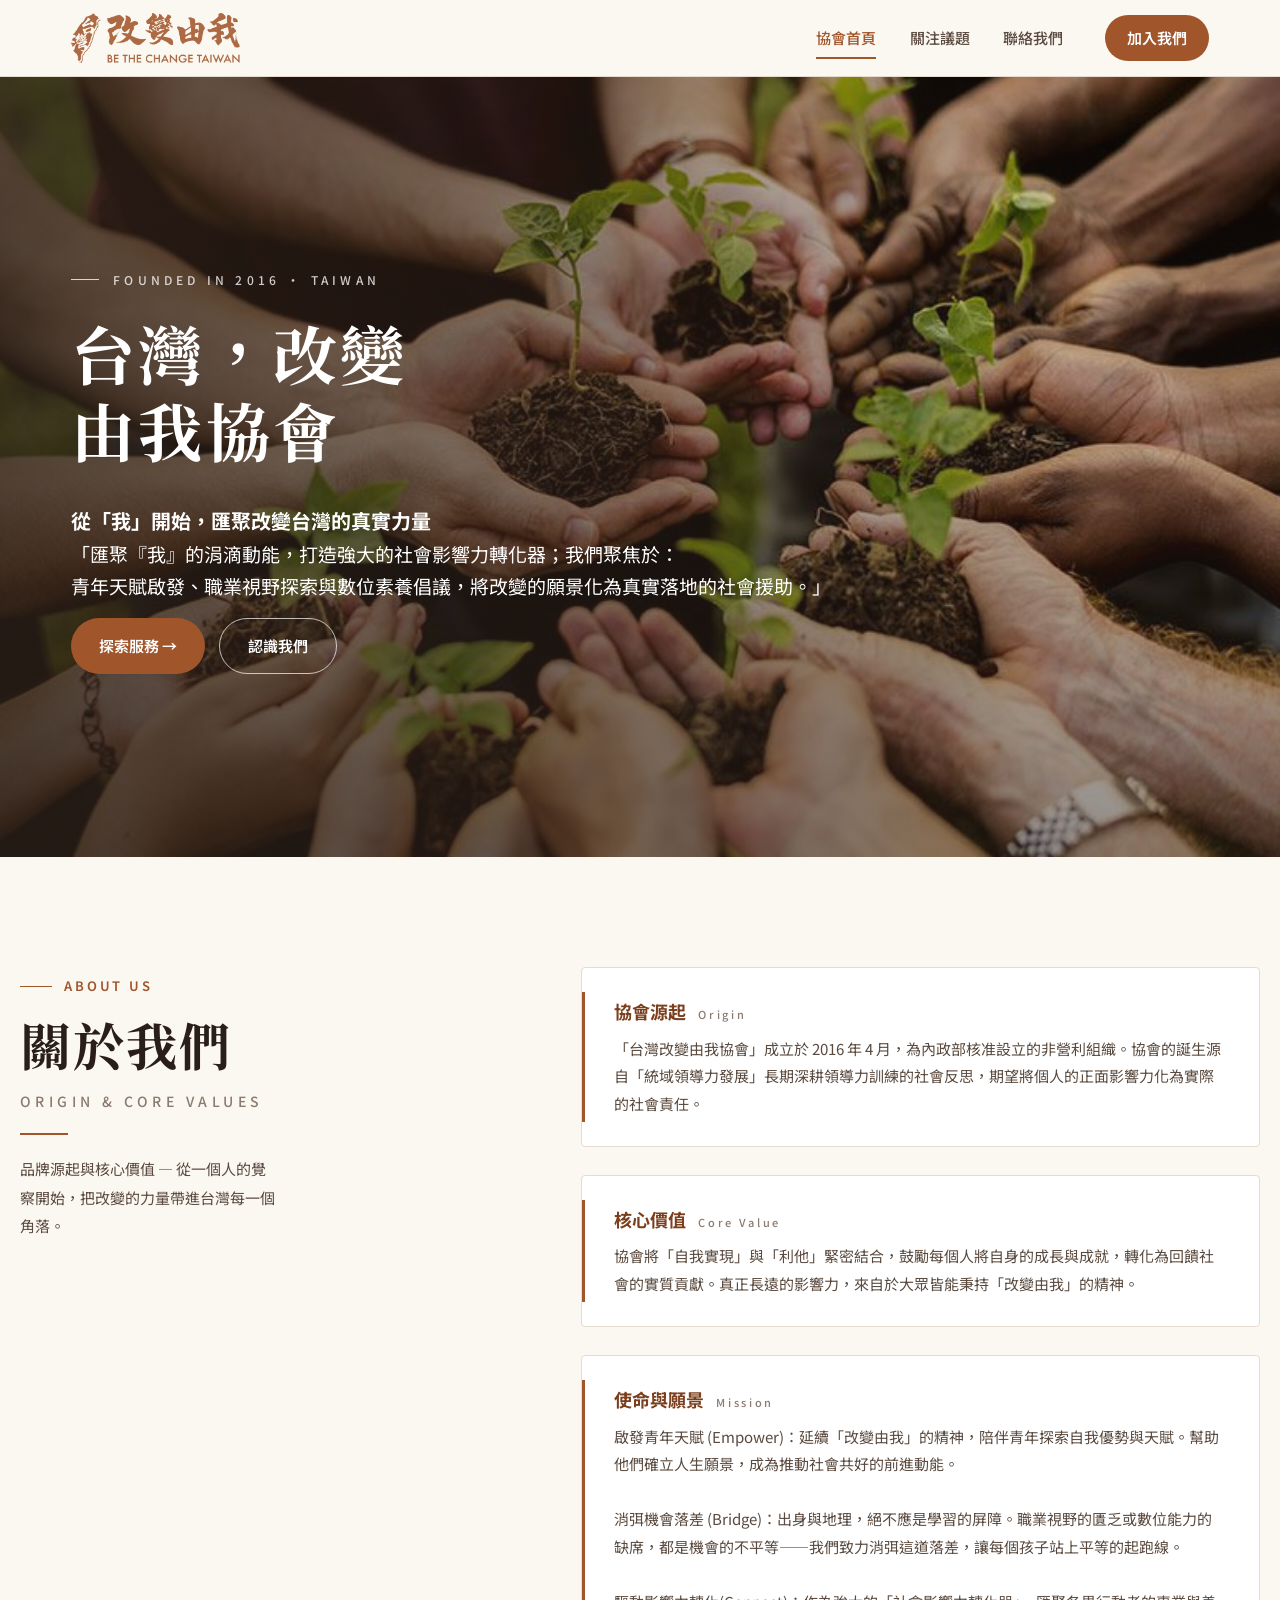
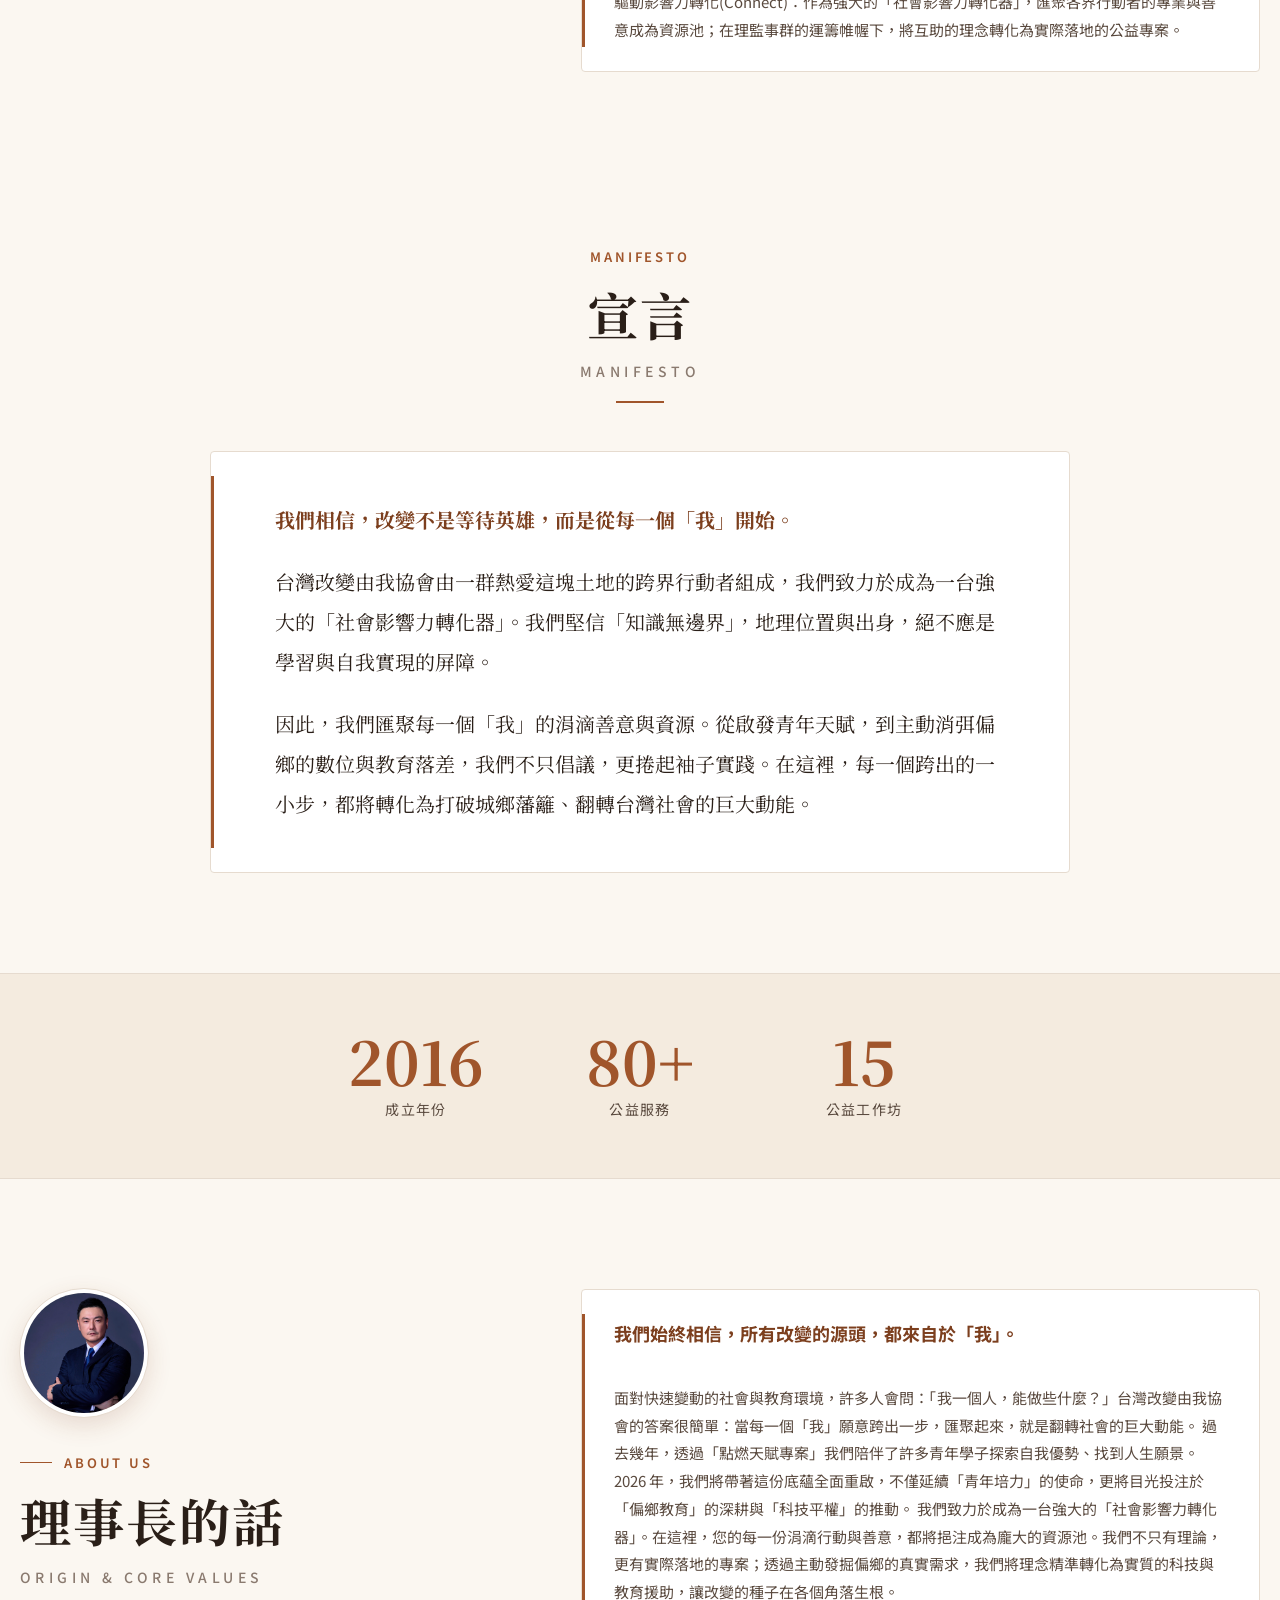
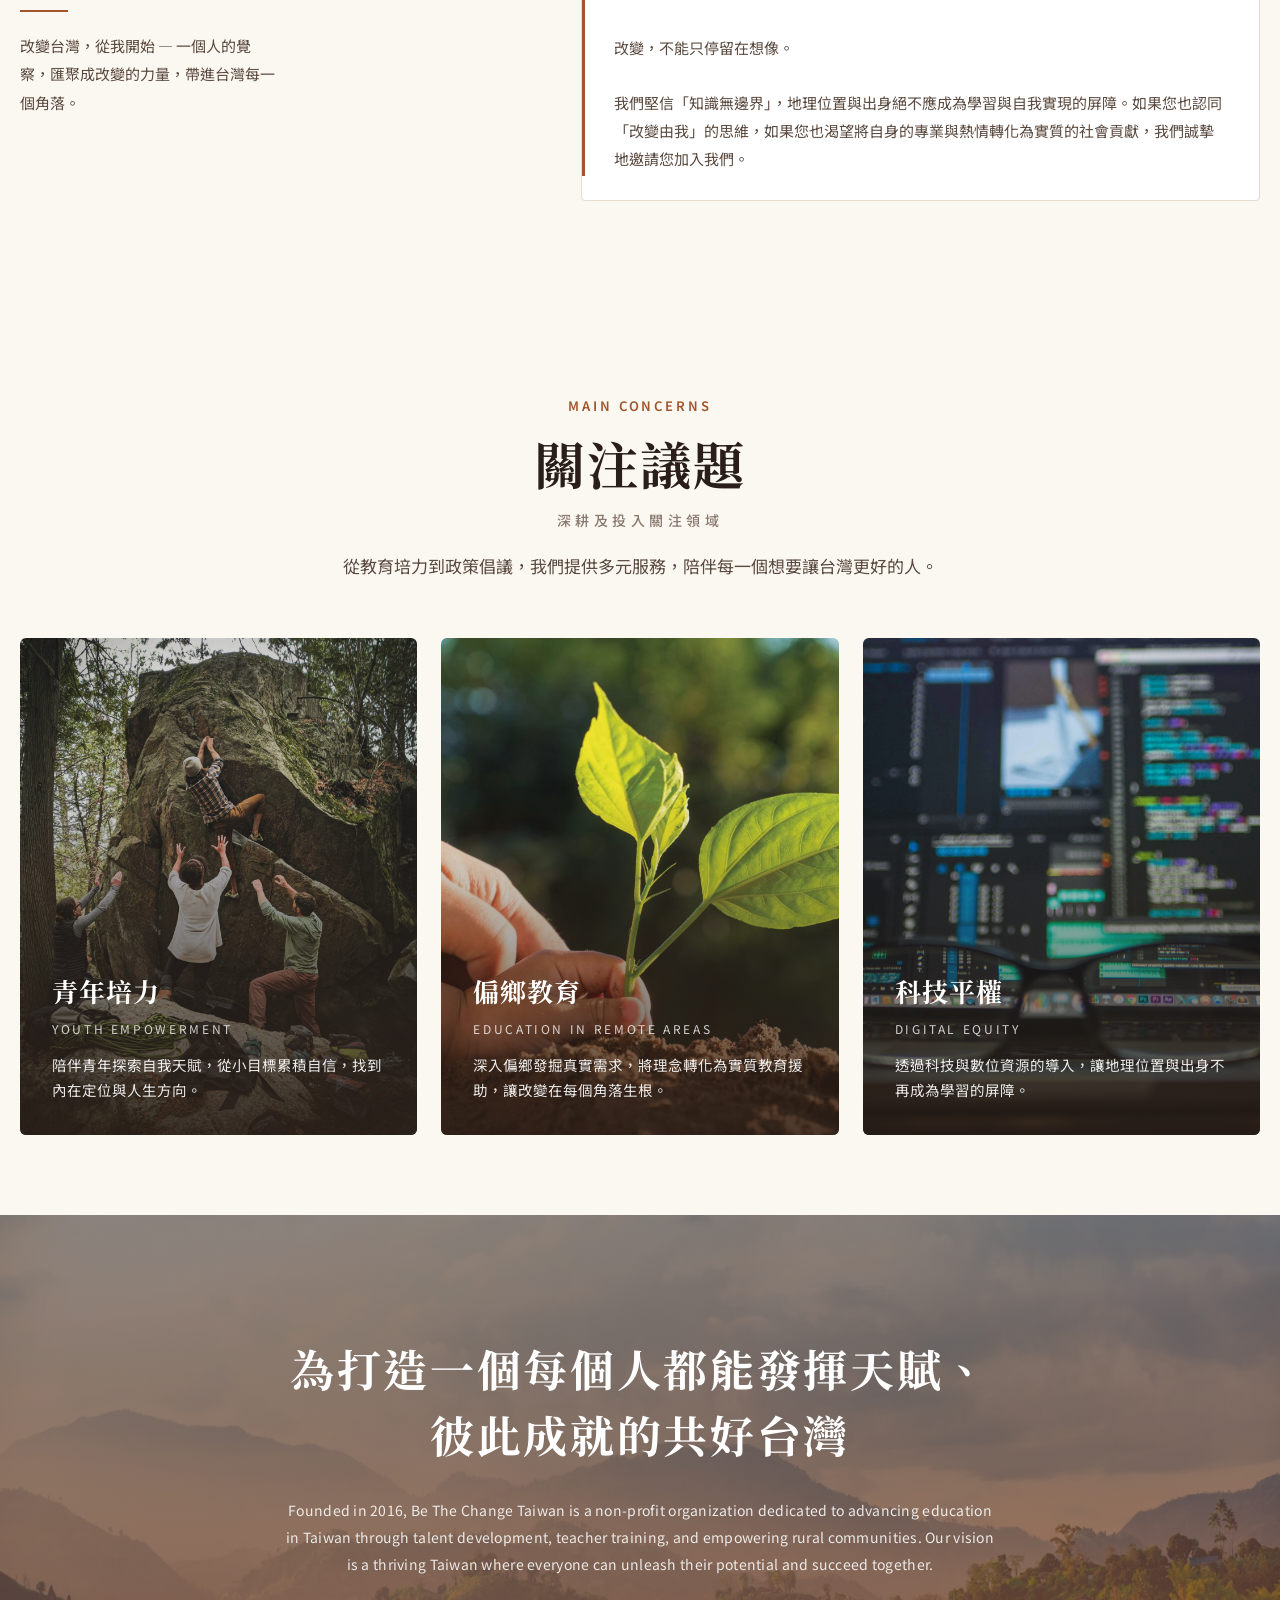
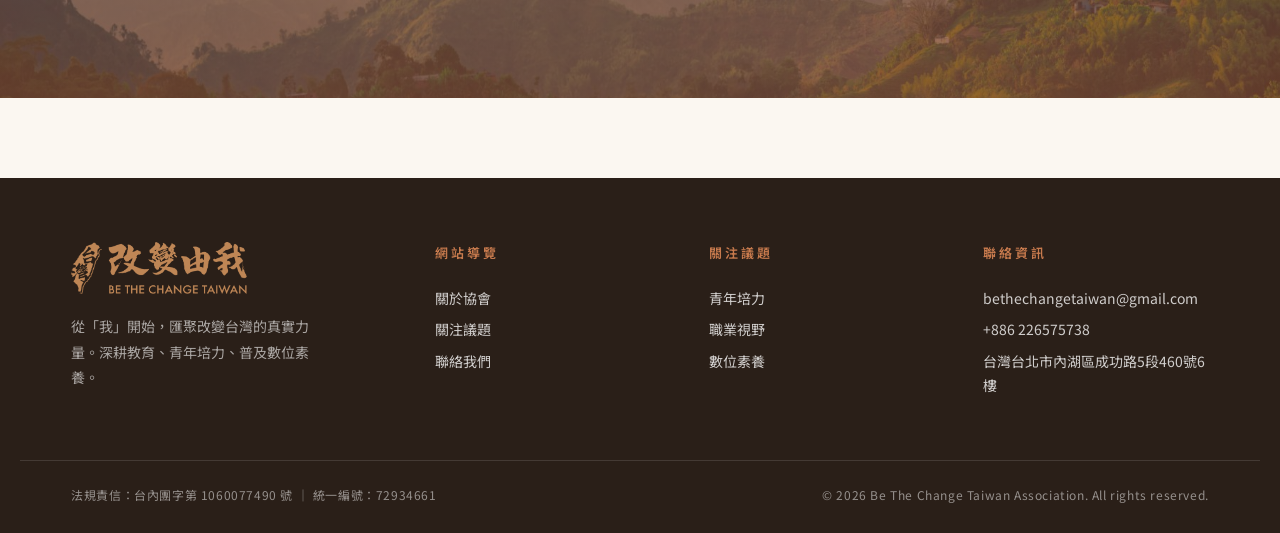
<file: index.html>
<!DOCTYPE html><html lang="zh-Hant"><head>




<meta charset="utf-8">
<title>台灣改變由我協會 Be The Change Taiwan</title>
<meta name="viewport" content="width=device-width,initial-scale=1">
<link rel="preconnect" href="https://fonts.googleapis.com">
<link rel="preconnect" href="https://fonts.gstatic.com" crossorigin="">
<link href="https://fonts.googleapis.com/css2?family=Noto+Sans+TC:wght@300;400;500;600;700&amp;family=Noto+Serif+TC:wght@500;600;700&amp;display=swap" rel="stylesheet">
<link rel="stylesheet" href="assets/site.css">
<style>
  /* ───────── Homepage-specific ───────── */
  .hero {
    position: relative;
    min-height: min(92vh, 780px);
    color: var(--white);
    display: flex; align-items: center;
    overflow: hidden;
  }
  .hero .bg {
    position: absolute; inset: 0;
    background: url("assets/hero-seedling.jpg") center/cover no-repeat;
    transform: scale(1.03);
  }
  .hero .scrim {
    position: absolute; inset: 0;
    background:
      linear-gradient(100deg, rgba(42,31,24,0.78) 0%, rgba(42,31,24,0.45) 45%, rgba(42,31,24,0.10) 80%);
  }
  .hero .scrim2 {
    position: absolute; inset: 0;
    background: linear-gradient(180deg, rgba(124,63,30,0.05) 0%, rgba(42,31,24,0.45) 100%);
  }
  .hero .inner {
    position: relative; z-index: 2;
    max-width: var(--maxw); margin: 0 auto; padding: 100px var(--gut);
    width: 100%;
  }
  .hero .est {
    font-size: 12px; letter-spacing: 0.35em; text-transform: uppercase;
    color: rgba(255,255,255,0.78); font-weight: 500;
    margin-bottom: 24px;
    display: inline-flex; align-items: center; gap: 14px;
  }
  .hero .est::before {
    content: ""; display: inline-block; width: 28px; height: 1px; background: rgba(255,255,255,0.78);
  }
  .hero h1.title {
    font-family: "Noto Serif TC", serif;
    font-size: clamp(36px, 5vw, 68px); font-weight: 700;
    letter-spacing: 0.05em;
    margin: 0 0 28px;
    line-height: 1.2;
    max-width: 14ch;
  }
  .hero .quote {
    max-width: 560px;
    font-size: 17px; line-height: 1.95;
    color: rgba(255,255,255,0.92);
    border-left: 2px solid var(--brand-soft);
    padding-left: 22px;
    margin: 0 0 36px;
  }
  .hero .actions { display: flex; gap: 14px; flex-wrap: wrap; }

  /* About */
  .about { padding: 110px 0 80px; }
  .about .grid {
    display: grid; grid-template-columns: 1fr 1.4fr;
    gap: clamp(40px, 6vw, 90px);
    align-items: flex-start;
  }
  @media (max-width: 880px) { .about .grid { grid-template-columns: 1fr; } }
  .about .head h2.section-title-cn { margin-top: 14px; }
  .about-cards {
    display: grid; gap: 28px;
  }
  .about-card {
    background: var(--white);
    border: 1px solid var(--line);
    border-radius: 4px;
    padding: 28px 32px;
    position: relative;
  }
  .about-card::before {
    content: ""; position: absolute; left: 0; top: 24px; bottom: 24px; width: 3px;
    background: var(--brand);
  }
  .about-card h3 {
    margin: 0 0 8px; font-size: 18px; font-weight: 700; color: var(--brand-deep);
    display: flex; align-items: baseline; gap: 12px;
  }
  .about-card h3 .en {
    font-size: 11px; letter-spacing: 0.24em; color: var(--ink-mute); font-weight: 500;
  }
  .about-card p {
    margin: 0; color: var(--ink-soft); font-size: 15px; line-height: 1.85;
  }

  /* Chairman message photo */
  .chairman-photo {
    width: 128px; height: 128px;
    border-radius: 50%;
    overflow: hidden;
    margin: 0 0 26px;
    border: 4px solid var(--white);
    outline: 1px solid var(--line);
    box-shadow: 0 8px 24px rgba(124,63,30,0.16);
  }
  .chairman-photo img {
    width: 100%; height: 100%;
    object-fit: cover;
    object-position: top center;
    display: block;
  }

  /* Manifesto */
  .manifesto { padding: 90px 0 100px; background: var(--paper); }
  .manifesto .head { text-align: center; max-width: 760px; margin: 0 auto 48px; }
  .manifesto .head .eyebrow { justify-content: center; }
  .manifesto .head .eyebrow::before { display: none; }
  .manifesto .divider { margin: 18px auto 0; }
  .manifesto-body {
    max-width: 860px; margin: 0 auto;
    position: relative;
    background: var(--white);
    border: 1px solid var(--line);
    border-radius: 4px;
    padding: 48px clamp(28px, 6vw, 64px);
  }
  .manifesto-body::before {
    content: ""; position: absolute; left: 0; top: 24px; bottom: 24px; width: 3px;
    background: var(--brand);
  }
  .manifesto-body p {
    font-family: "Noto Serif TC", serif;
    font-size: clamp(17px, 2vw, 20px);
    line-height: 2;
    color: var(--ink);
    margin: 0 0 22px;
  }
  .manifesto-body p:last-child { margin-bottom: 0; }
  .manifesto-body p.lead { font-weight: 700; color: var(--brand-deep); }

  /* Stats strip */
  .stats {
    background: var(--paper-2);
    padding: 56px 0;
    border-top: 1px solid var(--line);
    border-bottom: 1px solid var(--line);
  }
  .stats .row {
    display: flex; flex-wrap: wrap; justify-content: center;
    text-align: center; gap: 24px 64px;
  }
  .stats .stat { flex: 0 1 160px; }
  .stat .n {
    font-family: "Noto Serif TC", serif;
    font-size: clamp(40px, 5vw, 60px);
    color: var(--brand);
    font-weight: 700;
    line-height: 1;
  }
  .stat .l { font-size: 14px; color: var(--ink-soft); margin-top: 8px; letter-spacing: 0.1em; }

  /* Concerns */
  .concerns { padding: 110px 0 80px; }
  .concerns .head { text-align: center; max-width: 760px; margin: 0 auto 56px; }
  .concerns .head .eyebrow { justify-content: center; }
  .concerns .head .eyebrow::before { display: none; }
  .concerns .head .section-lead { margin-top: 18px; }
  .concerns .grid3 {
    display: grid; grid-template-columns: repeat(3, 1fr);
    gap: 24px;
  }
  @media (max-width: 880px) { .concerns .grid3 { grid-template-columns: 1fr; } }
  .concern {
    position: relative;
    border-radius: 6px;
    overflow: hidden;
    aspect-ratio: 4/5;
    color: var(--white);
    display: flex; flex-direction: column; justify-content: flex-end;
    padding: 32px;
    transition: transform .35s ease;
  }
  .concern:hover { transform: translateY(-4px); }
  .concern .bg {
    position: absolute; inset: 0;
    background-size: cover; background-position: center;
    transition: transform .6s ease;
  }
  .concern:hover .bg { transform: scale(1.06); }
  .concern .veil {
    position: absolute; inset: 0;
    background: linear-gradient(180deg, rgba(42,31,24,0.05) 30%, rgba(42,31,24,0.85) 100%);
  }
  .concern .num {
    position: absolute; top: 24px; left: 24px;
    font-size: 14px; letter-spacing: 0.2em; color: rgba(255,255,255,0.85);
  }
  .concern .body { position: relative; z-index: 2; }
  .concern h3 {
    font-family: "Noto Serif TC", serif;
    font-size: 26px; font-weight: 700; margin: 0 0 6px;
    letter-spacing: 0.04em;
  }
  .concern .en { font-size: 12px; letter-spacing: 0.22em; text-transform: uppercase; opacity: 0.78; margin-bottom: 12px; }
  .concern p { margin: 0; font-size: 14.5px; line-height: 1.75; color: rgba(255,255,255,0.9); }

  /* Services */
  .services { padding: 110px 0 80px; background: var(--paper-2); }
  .services .head { text-align: center; max-width: 760px; margin: 0 auto 56px; }
  .services .head .eyebrow { justify-content: center; }
  .services .head .eyebrow::before { display: none; }
  .svc-grid {
    display: grid; grid-template-columns: repeat(3, 1fr); gap: 20px;
  }
  @media (max-width: 980px) { .svc-grid { grid-template-columns: repeat(2, 1fr); } }
  @media (max-width: 640px) { .svc-grid { grid-template-columns: 1fr; } }
  .svc {
    background: var(--white);
    padding: 36px 30px;
    border: 1px solid var(--line);
    transition: border-color .25s, transform .25s;
  }
  .svc:hover { border-color: var(--brand); transform: translateY(-3px); }
  .svc .num {
    font-family: "Noto Serif TC", serif;
    font-size: 14px; color: var(--brand);
    letter-spacing: 0.16em; font-weight: 600;
  }
  .svc .icon {
    width: 56px; height: 56px;
    border-radius: 50%;
    background: var(--brand-tint);
    display: flex; align-items: center; justify-content: center;
    margin: 14px 0 22px;
    color: var(--brand-deep);
  }
  .svc h3 {
    margin: 0; font-size: 19px; font-weight: 700; color: var(--ink);
  }
  .svc .en {
    margin: 4px 0 14px; font-size: 11px;
    letter-spacing: 0.22em; color: var(--ink-mute); text-transform: uppercase;
  }
  .svc p { margin: 0; color: var(--ink-soft); font-size: 14.5px; line-height: 1.8; }

  /* Vision banner */
  .vision {
    position: relative; padding: 120px 0;
    color: var(--white); overflow: hidden;
  }
  .vision .bg { position: absolute; inset: 0; background: url("assets/mountains.png") center/cover no-repeat; }
  .vision .scrim { position: absolute; inset: 0; background: linear-gradient(180deg, rgba(42,31,24,0.55) 0%, rgba(124,63,30,0.72) 100%); }
  .vision .inner { position: relative; z-index: 2; text-align: center; max-width: 880px; margin: 0 auto; padding: 0 var(--gut); }
  .vision .quote-cn {
    font-family: "Noto Serif TC", serif;
    font-size: clamp(26px, 3.6vw, 44px);
    font-weight: 700; letter-spacing: 0.06em;
    line-height: 1.5;
    margin: 0 0 30px;
  }
  .vision .quote-en {
    font-size: 14px; line-height: 1.95;
    color: rgba(255,255,255,0.86); letter-spacing: 0.02em;
    max-width: 720px; margin: 0 auto;
  }

  /* Core Members – flex centering (works for any card count) */
  .grid3-center {
    display: flex;
    flex-wrap: wrap;
    justify-content: center;
    gap: 24px;
  }
  .grid3-center > * {
    flex: 0 1 calc(33.333% - 16px);
    min-width: 260px;
  }
  @media (max-width: 880px) {
    .grid3-center > * { flex: 1 1 100%; }
  }

  /* Contact */
  .contact { padding: 110px 0 80px; }
  .contact .head { text-align: center; max-width: 720px; margin: 0 auto 56px; }
  .contact .head .eyebrow { justify-content: center; }
  .contact .head .eyebrow::before { display: none; }
  .contact .grid {
    display: grid; grid-template-columns: 1.4fr 1fr;
    gap: 56px;
    align-items: flex-start;
  }
  @media (max-width: 880px) { .contact .grid { grid-template-columns: 1fr; } }
  .form .row { display: grid; grid-template-columns: 1fr 1fr; gap: 18px; }
  @media (max-width: 560px) { .form .row { grid-template-columns: 1fr; } }
  .form label {
    display: block; font-size: 13px; font-weight: 600;
    color: var(--ink-soft); margin-bottom: 8px; letter-spacing: 0.04em;
  }
  .form input, .form textarea {
    width: 100%; padding: 14px 16px;
    border: 1px solid var(--line);
    background: var(--white);
    border-radius: 4px;
    font-family: inherit; font-size: 15px; color: var(--ink);
    transition: border-color .2s;
  }
  .form input:focus, .form textarea:focus { outline: none; border-color: var(--brand); }
  .form textarea { resize: vertical; min-height: 130px; }
  .form .field { margin-bottom: 18px; }
  .form button { margin-top: 8px; }

  .contact-info { background: var(--paper-2); padding: 36px 32px; border-radius: 4px; border-top: 3px solid var(--brand); max-width: 520px; margin: 0 auto; }
  .info-row { display: flex; gap: 14px; padding: 18px 0; border-bottom: 1px dashed var(--line); }
  .info-row:last-child { border-bottom: none; }
  .info-row .ico {
    flex: none; width: 38px; height: 38px; border-radius: 50%;
    background: var(--brand-tint); color: var(--brand-deep);
    display: flex; align-items: center; justify-content: center;
  }
  .info-row .k { font-size: 12px; letter-spacing: 0.18em; color: var(--ink-mute); text-transform: uppercase; }
  .info-row .v { font-size: 15px; color: var(--ink); margin-top: 2px; }

</style>
</head>
<body style="">

<!-- ============================ TOP BAR ============================ -->
<header class="topbar">
  <div class="topbar-inner">
    <a href="index.html" class="brand-mark" aria-label="台灣改變由我協會 Be The Change Taiwan"><img class="logo" src="assets/logo.png" alt="台灣改變由我協會 Be The Change Taiwan"></a>
    <nav class="primary" id="primary-nav">
      <a href="index.html" class="active">協會首頁</a>
      <a href="services.html">關注議題</a>
      <a href="#contact">聯絡我們</a>
      <a href="https://forms.gle/eyVAUcjqpGPMVrp58" class="nav-cta">加入我們</a>
    </nav>
    <button class="nav-toggle" id="nav-toggle" aria-label="選單" aria-expanded="false">
      <span></span><span></span><span></span>
    </button>
  </div>
</header>

<!-- ============================ HERO ============================ -->
<section class="hero">
  <div class="bg" aria-hidden="true"></div>
  <div class="scrim" aria-hidden="true"></div>
  <div class="scrim2" aria-hidden="true"></div>
  <div class="inner">
    <div class="est" style="">Founded in 2016 · Taiwan</div>
    <h1 class="title">台灣，改變<br>由我協會</h1>
    <p class="quote" style=""><div xmind-vk-rich-text-fragment-id="1780376674019-1492" style="font-size: 20px;"><b>從「我」開始，匯聚改變台灣的真實力量</b><br><div xmind-vk-rich-text-fragment-id="1780376700357-9192" style="font-size: 19px;">
      「匯聚『我』的涓滴動能，打造強大的社會影響力轉化器；我們聚焦於：<br>青年天賦啟發、職業視野探索與數位素養倡議，將改變的願景化為真實落地的社會援助。」
</div></div></p>
    <div class="actions">
      <a href="services.html" class="btn btn-primary">探索服務 →</a>
      <a href="about.html" class="btn btn-ghost">認識我們</a>
    </div>
  </div>
</section>

<!-- ============================ ABOUT ============================ -->
 
<section class="about wrap" id="about">
  <div class="grid">
    <div class="head">
      <span class="eyebrow">About Us</span>
      <h2 class="section-title-cn">關於我們</h2>
      <p class="section-title-en">Origin &amp; Core Values</p>
      <div class="divider"></div>
      <p style="color:var(--ink-soft); font-size:15px; line-height:1.9; max-width:32ch; margin-top:18px;">
        品牌源起與核心價值 — 從一個人的覺察開始，把改變的力量帶進台灣每一個角落。
      </p>
    </div>
    <div class="about-cards">
      <div class="about-card">
        <h3>協會源起 <span class="en">Origin</span></h3>
        <p>「台灣改變由我協會」成立於 2016 年 4 月，為內政部核准設立的非營利組織。協會的誕生源自「統域領導力發展」長期深耕領導力訓練的社會反思，期望將個人的正面影響力化為實際的社會責任。</p>
      </div>
      <div class="about-card">
        <h3>核心價值 <span class="en">Core Value</span></h3>
        <p>協會將「自我實現」與「利他」緊密結合，鼓勵每個人將自身的成長與成就，轉化為回饋社會的實質貢獻。真正長遠的影響力，來自於大眾皆能秉持「改變由我」的精神。</p>
      </div>
      <div class="about-card">
        <h3>使命與願景 <span class="en">Mission</span></h3>
        <p>啟發青年天賦 (Empower)：延續「改變由我」的精神，陪伴青年探索自我優勢與天賦。幫助他們確立人生願景，成為推動社會共好的前進動能。</p>
        <br>
        <p>消弭機會落差 (Bridge)：出身與地理，絕不應是學習的屏障。職業視野的匱乏或數位能力的缺席，都是機會的不平等——我們致力消弭這道落差，讓每個孩子站上平等的起跑線。</p>
        <br>
        <p>驅動影響力轉化(Connect)：作為強大的「社會影響力轉化器」，匯聚各界行動者的專業與善意成為資源池；在理監事群的運籌帷幄下，將互助的理念轉化為實際落地的公益專案。</p>
      </div>
    </div>
  </div>
</section>

<!-- ============================ MANIFESTO ============================ -->

<section class="manifesto wrap" id="manifesto">
  <div class="head">
    <span class="eyebrow">Manifesto</span>
    <h2 class="section-title-cn">宣言</h2>
    <p class="section-title-en">Manifesto</p>
    <div class="divider center"></div>
  </div>
  <div class="manifesto-body">
    <p class="lead">我們相信，改變不是等待英雄，而是從每一個「我」開始。</p>
    <p>台灣改變由我協會由一群熱愛這塊土地的跨界行動者組成，我們致力於成為一台強大的「社會影響力轉化器」。我們堅信「知識無邊界」，地理位置與出身，絕不應是學習與自我實現的屏障。</p>
    <p>因此，我們匯聚每一個「我」的涓滴善意與資源。從啟發青年天賦，到主動消弭偏鄉的數位與教育落差，我們不只倡議，更捲起袖子實踐。在這裡，每一個跨出的一小步，都將轉化為打破城鄉藩籬、翻轉台灣社會的巨大動能。</p>
  </div>
</section>

<!-- ============================ STATS ============================ -->
 
<section class="stats">
  <div class="wrap row">
    <div class="stat"><div class="n">2016</div><div class="l">成立年份</div></div>
    <!--<div class="stat"><div class="n">5+</div><div class="l">合作夥伴</div></div>-->
    <div class="stat"><div class="n">80+</div><div class="l">公益服務</div></div>
    <div class="stat"><div class="n">15</div><div class="l">公益工作坊</div></div>
  </div>
</section>

<!-- ============================ Core Members ============================ 

<section class="concerns wrap">
  <div class="head">
    <span class="eyebrow">Core Members</span>
    <h2 class="section-title-cn">核心成員</h2>
    <p class="section-title-en">Leadership Team</p>
    <p class="section-lead">我們的核心成員由一群熱衷於社會變革的專業人士組成，致力於推動協會的使命與願景。</p>
  </div>
  <div class="grid3-center">
    <a class="concern" href="services.html#youth">
      <div class="bg" style="background-image:url('assets/calvin 1.png')"></div>
      <div class="veil"></div>
      <div class="num"></div>
      <div class="body">
        <h3>理事長</h3>
        <div class="en">程家瑋 Calvin Cheng</div>
 
      </div>
    </a>
    <a class="concern" href="services.html#rural">
      <div class="bg" style="background-image:url('assets/racheal.png')"></div>
      <div class="veil"></div>
      <div class="num"></div>
      <div class="body">
        <h3>秘書長</h3>
        <div class="en">胡逸榆 Racheal Hu </div>
 
      </div>
    </a>
    
  </div>
</section>

-->

<!-- ============================ Message ============================ -->

<section class="about wrap" id="about">
  <div class="grid">
    <div class="head">
      <div class="chairman-photo">
        <img src="assets/calvin 1.png" alt="理事長 程家瑋 Calvin Cheng">
      </div>
      <span class="eyebrow">About Us</span>
      <h2 class="section-title-cn">理事長的話</h2>
      <p class="section-title-en">Origin &amp; Core Values</p>
      <div class="divider"></div>
      <p style="color:var(--ink-soft); font-size:15px; line-height:1.9; max-width:32ch; margin-top:18px;">
        改變台灣，從我開始 — 一個人的覺察，匯聚成改變的力量，帶進台灣每一個角落。
      </p>
    </div>
    <div class="about-cards">
      <div class="about-card">
        <h3>我們始終相信，所有改變的源頭，都來自於「我」。 <span class="en"></span></h3>
        <br>
        <p>面對快速變動的社會與教育環境，許多人會問：「我一個人，能做些什麼？」台灣改變由我協會的答案很簡單：當每一個「我」願意跨出一步，匯聚起來，就是翻轉社會的巨大動能。
過去幾年，透過「點燃天賦專案」我們陪伴了許多青年學子探索自我優勢、找到人生願景。2026 年，我們將帶著這份底蘊全面重啟，不僅延續「青年培力」的使命，更將目光投注於「偏鄉教育」的深耕與「科技平權」的推動。
我們致力於成為一台強大的「社會影響力轉化器」。在這裡，您的每一份涓滴行動與善意，都將挹注成為龐大的資源池。我們不只有理論，更有實際落地的專案；透過主動發掘偏鄉的真實需求，我們將理念精準轉化為實質的科技與教育援助，讓改變的種子在各個角落生根。
<br>
<br>
改變，不能只停留在想像。
<br>
<br>
我們堅信「知識無邊界」，地理位置與出身絕不應成為學習與自我實現的屏障。如果您也認同「改變由我」的思維，如果您也渴望將自身的專業與熱情轉化為實質的社會貢獻，我們誠摯地邀請您加入我們。</p>
      </div>
     
      </div>
    </div>
  </div>
</section>



<!-- ============================ CONCERNS ============================ -->

<section class="concerns wrap">
  <div class="head">
    <span class="eyebrow">Main Concerns</span>
    <h2 class="section-title-cn">關注議題</h2>
    <p class="section-title-en">深耕及投入關注領域</p>
    <p class="section-lead">從教育培力到政策倡議，我們提供多元服務，陪伴每一個想要讓台灣更好的人。</p>
  </div>
  <div class="grid3">
    <a class="concern" href="services.html#youth">
      <div class="bg" style="background-image:url('assets/climb.jpg')"></div>
      <div class="veil"></div>
      <!-- <div class="num">01 / 03</div> -->
      <div class="body">
        <h3>青年培力</h3>
        <div class="en">Youth Empowerment</div>
        <p>陪伴青年探索自我天賦，從小目標累積自信，找到內在定位與人生方向。</p>
      </div>
    </a>
    <a class="concern" href="services.html#rural">
      <div class="bg" style="background-image:url('assets/child-sprout.png')"></div>
      <div class="veil"></div>
      <!-- <div class="num">02 / 03</div> -->
      <div class="body">
        <h3>偏鄉教育</h3>
        <div class="en">Education in Remote Areas</div>
        <p>深入偏鄉發掘真實需求，將理念轉化為實質教育援助，讓改變在每個角落生根。</p>
      </div>
    </a>
    <a class="concern" href="services.html#digital">
      <div class="bg" style="background-image:url('assets/tech.jpg')"></div>
      <div class="veil"></div>
      <!-- <div class="num">03 / 03</div> -->
      <div class="body">
        <h3>科技平權</h3>
        <div class="en">Digital Equity</div>
        <p>透過科技與數位資源的導入，讓地理位置與出身不再成為學習的屏障。</p>
      </div>
    </a>
  </div>
</section>

<!-- ============================ VISION BANNER ============================ -->
<section class="vision">
  <div class="bg" aria-hidden="true"></div>
  <div class="scrim" aria-hidden="true"></div>
  <div class="inner">
    <p class="quote-cn">為打造一個每個人都能發揮天賦、<br>彼此成就的共好台灣</p>
    <p class="quote-en">Founded in 2016, Be The Change Taiwan is a non-profit organization dedicated to advancing education in Taiwan through talent development, teacher training, and empowering rural communities. Our vision is a thriving Taiwan where everyone can unleash their potential and succeed together.</p>
  </div>
</section>

<!-- ============================ CONTACT ============================ 
<section class="contact wrap" id="contact">
  <div class="head">
    <span class="eyebrow">Contact Us</span>
    <h2 class="section-title-cn">聯絡我們</h2>
    <p class="section-title-en">一起改變台灣</p>
    <p class="section-lead">無論您是想加入我們、洽談合作，或只是想了解更多，我們都非常歡迎您與我們聯繫。</p>
  </div>
-->

  <!--<div class="grid">
    <form class="form" onsubmit="event.preventDefault(); this.querySelector('button').textContent='已送出，謝謝您！';">
      <div class="row">
        <div class="field">
          <label>姓名 Name</label>
          <input type="text" placeholder="您的姓名" required="">
        </div>
        <div class="field">
          <label>電子郵件 Email</label>
          <input type="email" placeholder="your@email.com" required="">
        </div>
      </div>
      <div class="field">
        <label>主旨 Subject</label>
        <input type="text" placeholder="訊息主旨">
      </div>
      <div class="field">
        <label>訊息 Message</label>
        <textarea placeholder="請輸入您的訊息..." required=""></textarea>
      </div>
      <button type="submit" class="btn btn-primary">送出訊息 Send Message</button>
    </form>
 -->

 <!--information

 <aside class="contact-info">
      <div class="info-row">
        <div class="ico"><svg width="18" height="18" viewBox="0 0 24 24" fill="none" stroke="currentColor" stroke-width="1.8"><path d="M12 22s-7-6.5-7-12a7 7 0 0 1 14 0c0 5.5-7 12-7 12z"></path><circle cx="12" cy="10" r="2.5"></circle></svg></div>
        <div>
          <div class="k">地址 Address</div>
          <div class="v">台灣 台北市內湖區成功路5段460號6樓</div>
        </div>
      </div>
      <div class="info-row">
        <div class="ico"><svg width="18" height="18" viewBox="0 0 24 24" fill="none" stroke="currentColor" stroke-width="1.8"><rect x="3" y="5" width="18" height="14" rx="2"></rect><path d="M3 7l9 7 9-7"></path></svg></div>
        <div>
          <div class="k">電子信箱 Email</div>
          <div class="v">bethechangetaiwan@gmail.com</div>
        </div>
      </div>
      <div class="info-row">
        <div class="ico"><svg width="18" height="18" viewBox="0 0 24 24" fill="none" stroke="currentColor" stroke-width="1.8"><path d="M5 4h4l2 5-2.5 1.5a11 11 0 0 0 5 5L15 13l5 2v4a2 2 0 0 1-2 2A16 16 0 0 1 3 6a2 2 0 0 1 2-2z"></path></svg></div>
        <div>
          <div class="k">電話 Phone</div>
          <div class="v">+886 2657 5738</div>
        </div>
      </div>
    </aside>
  </div>
</section>
-->

<!-- ============================ FOOTER ============================ -->
<footer class="site-footer">
  <div class="wrap grid">
    <div class="footer-brand">
      <img class="logo-footer" src="assets/logo.png" alt="改變由我 BE THE CHANGE TAIWAN">
      <p>從「我」開始，匯聚改變台灣的真實力量。深耕教育、青年培力、普及數位素養。</p>
    </div>
    <div>
      <h4>網站導覽</h4>
      <a href="index.html">關於協會</a>
      <a href="services.html">關注議題</a>
      <a href="index.html#contact">聯絡我們</a>
    </div>
    <div>
      <h4>關注議題</h4>
      <a href="services.html#youth">青年培力</a>
      <a href="services.html#rural">職業視野</a>
      <a href="services.html#digital">數位素養</a>
    </div>
    <div>
      <h4>聯絡資訊</h4>
      <a>bethechangetaiwan@gmail.com</a>
      <a>+886 226575738</a>
      <a>台灣台北市內湖區成功路5段460號6樓</a>
    </div>
  </div>
  <div class="wrap bar">
    <span>法規責信：台內團字第 1060077490 號 ｜ 統一編號：72934661</span>
    <span>© 2026 Be The Change Taiwan Association. All rights reserved.</span>
  </div>
</footer>

<script src="assets/site.js"></script>
</body></html>
</file>
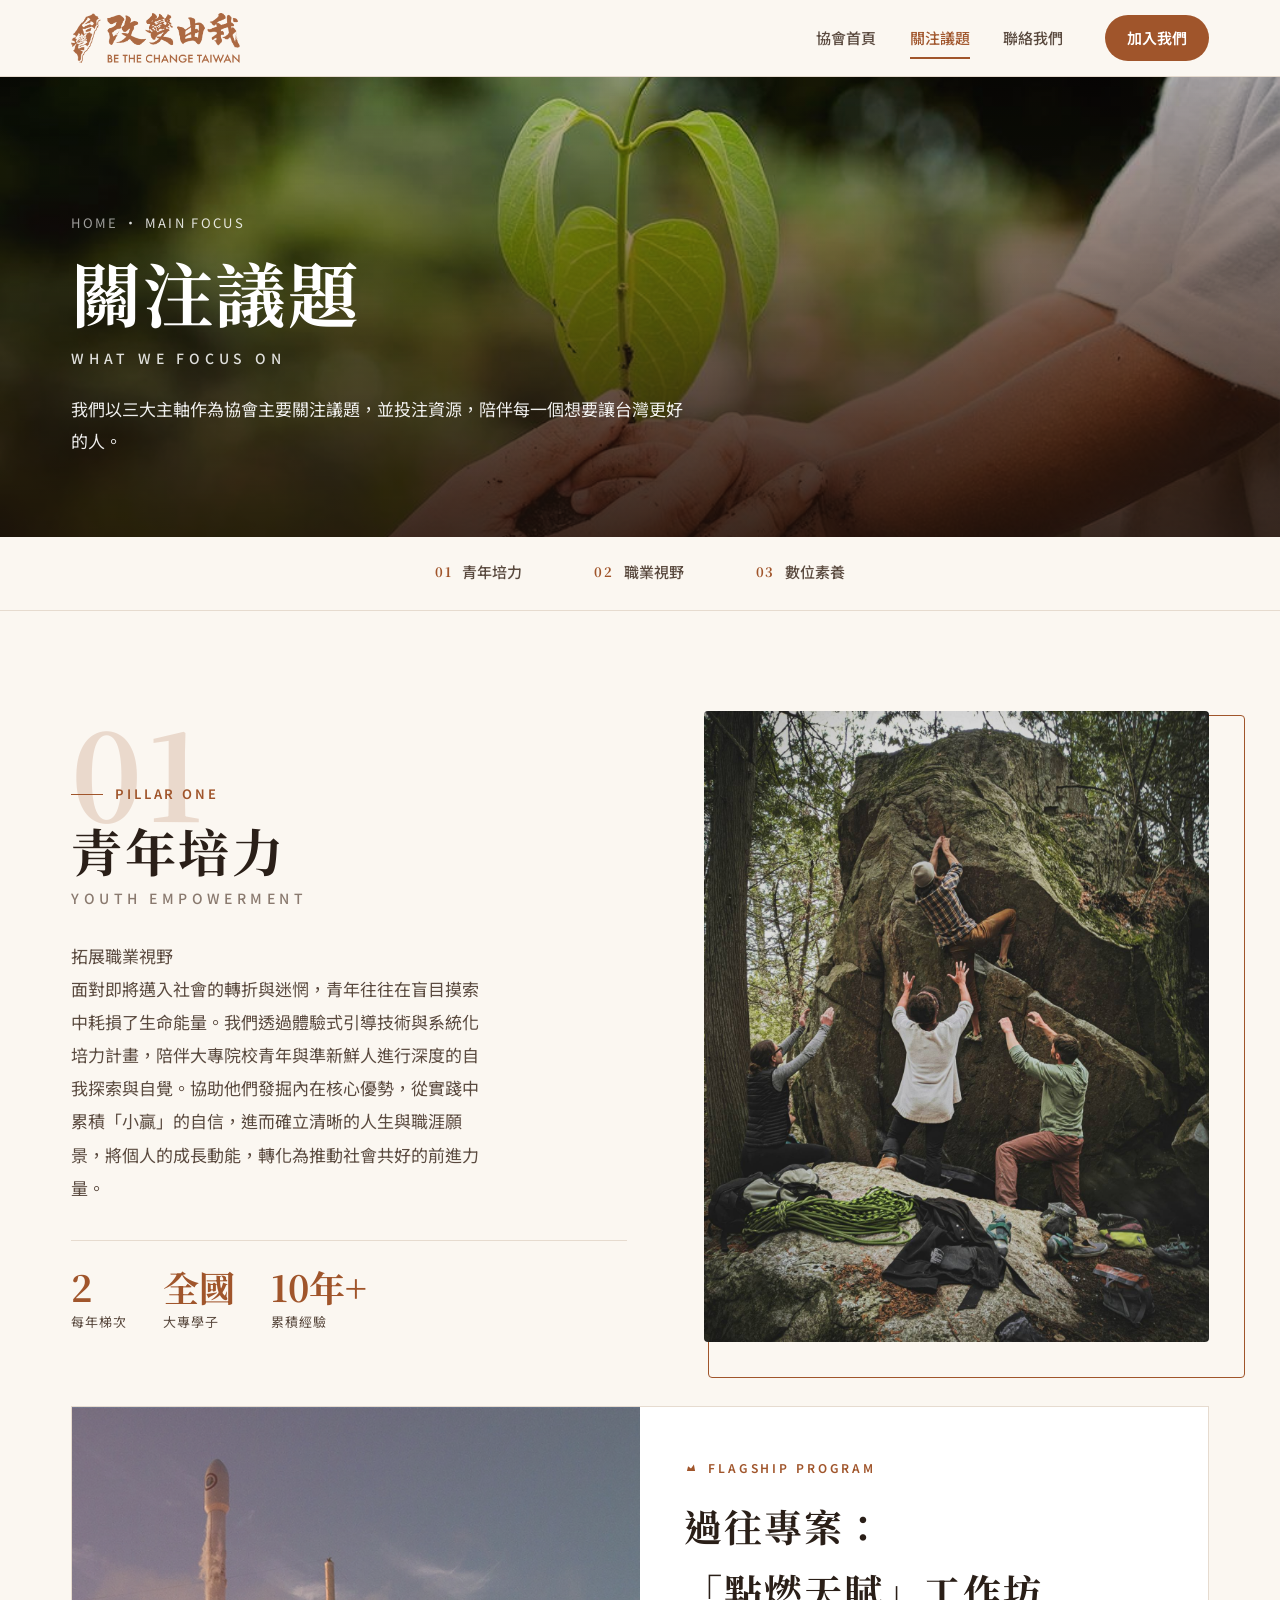
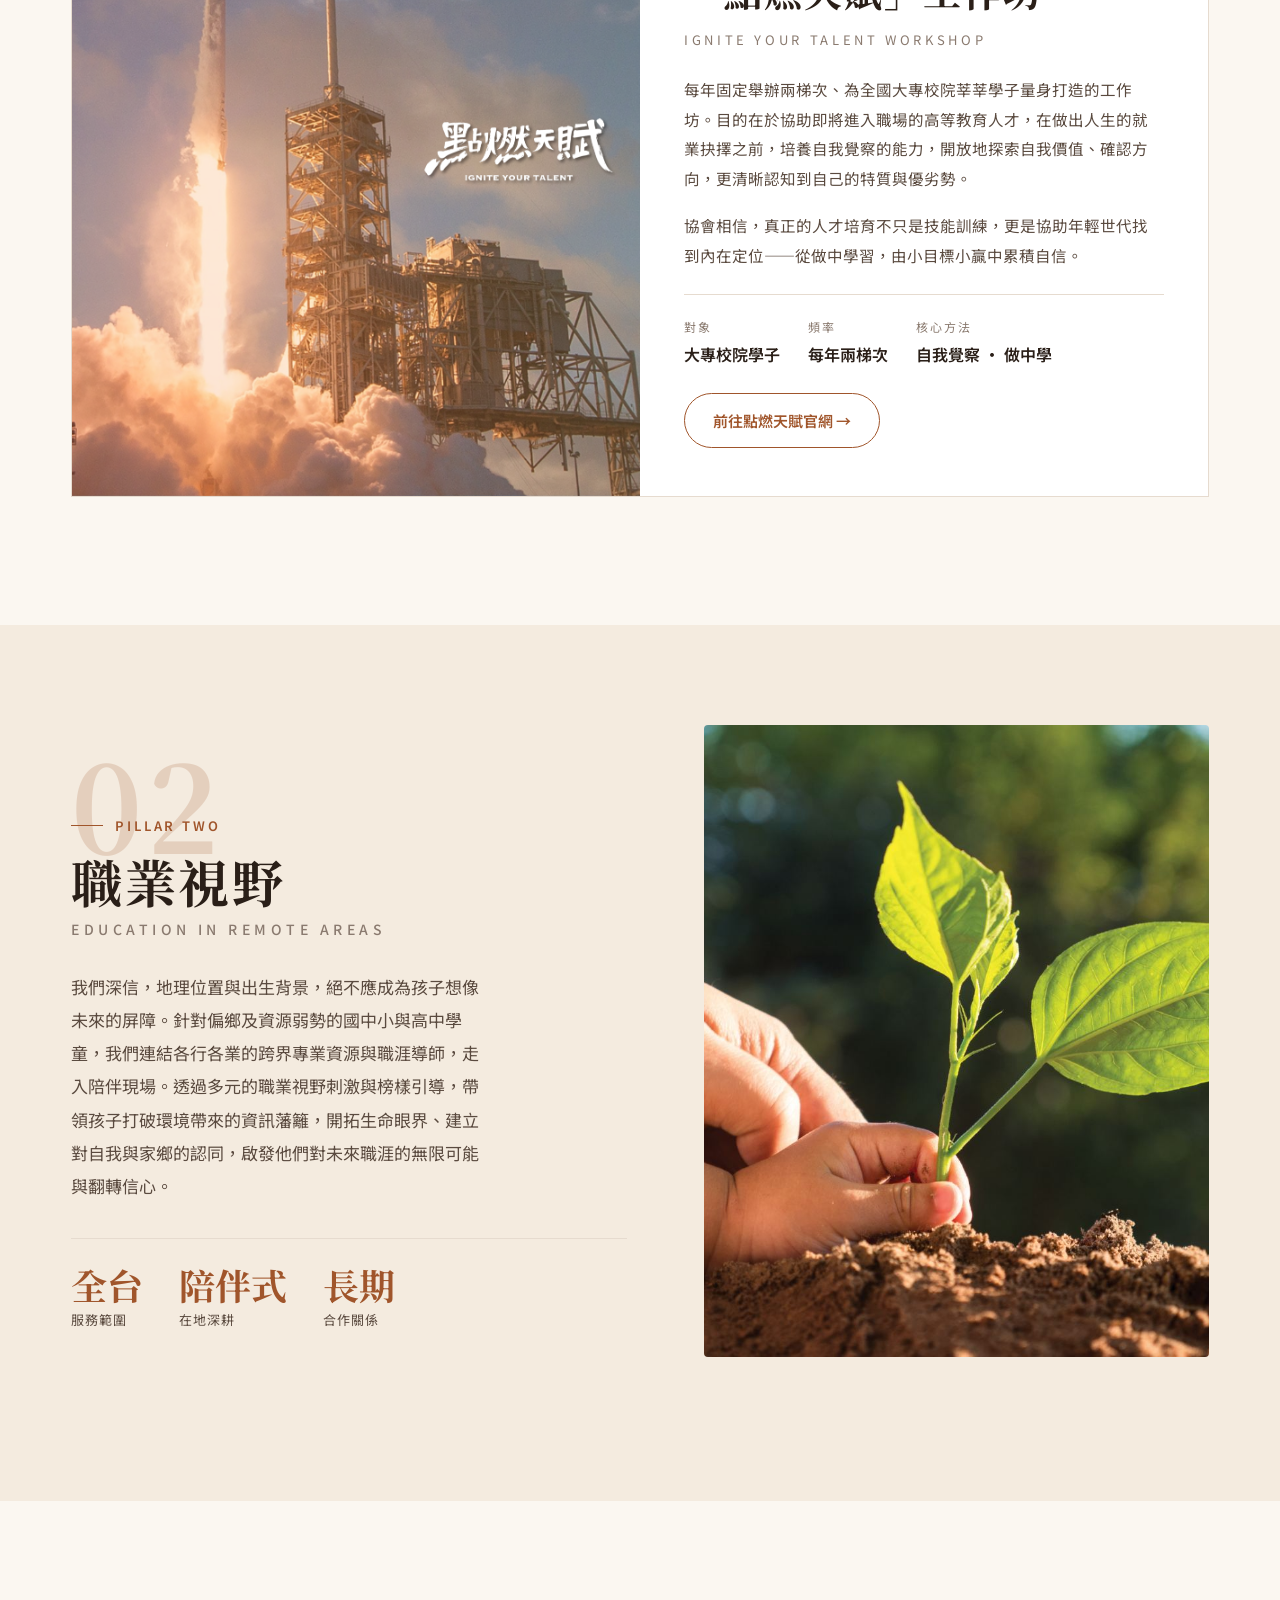
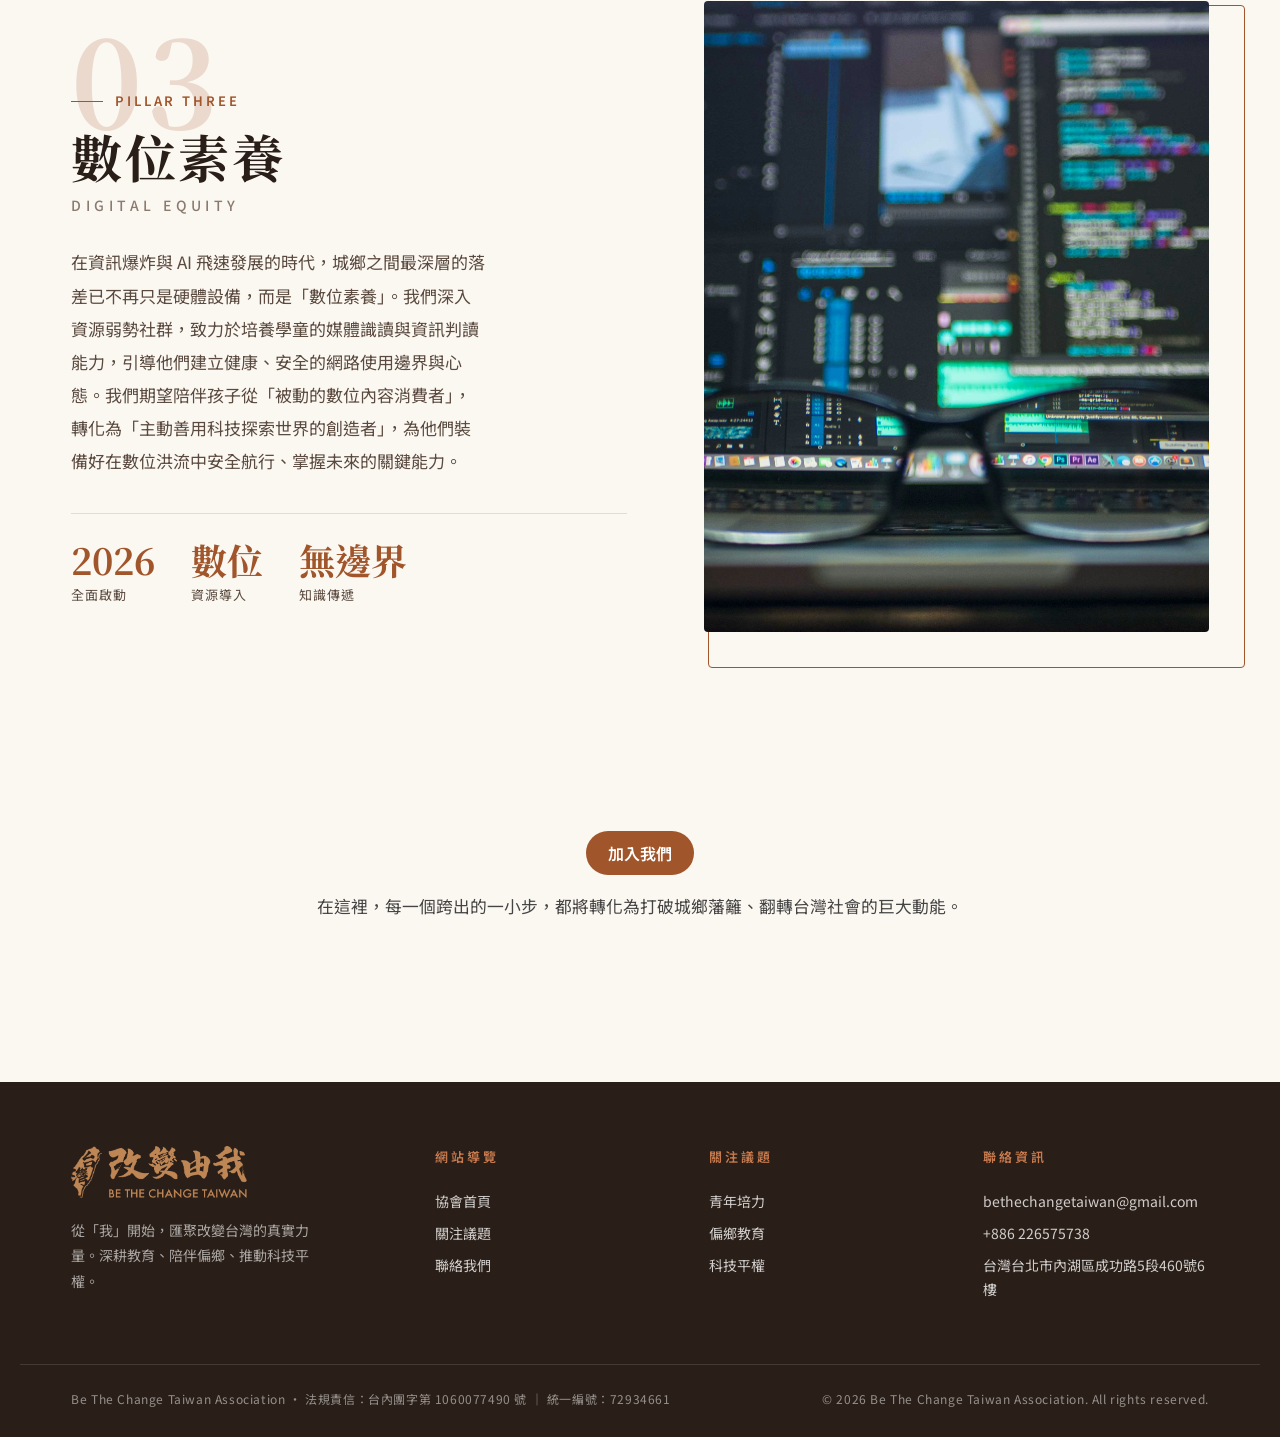
<file: services.html>
<!doctype html>
<html lang="zh-Hant">
<head>
<meta charset="utf-8">
<title>主要服務 台灣改變由我協會</title>
<meta name="viewport" content="width=device-width,initial-scale=1">
<link rel="preconnect" href="https://fonts.googleapis.com">
<link rel="preconnect" href="https://fonts.gstatic.com" crossorigin>
<link href="https://fonts.googleapis.com/css2?family=Noto+Sans+TC:wght@300;400;500;600;700&family=Noto+Serif+TC:wght@500;600;700&display=swap" rel="stylesheet">
<link rel="stylesheet" href="assets/site.css">
<style>

  /* ───────── Pillars nav (sticky tabs) ───────── */
  .pillar-nav {
    background: var(--paper);
    border-bottom: 1px solid var(--line);
    position: sticky; top: 76px; z-index: 30;
  }
  .pillar-nav .row {
    display: flex; justify-content: center; gap: 0;
    max-width: var(--maxw); margin: 0 auto;
  }
  .pillar-nav a {
    padding: 22px 36px;
    color: var(--ink-soft); font-weight: 500; font-size: 15px;
    border-bottom: 3px solid transparent;
    transition: all .2s;
    display: flex; align-items: center; gap: 10px;
  }
  .pillar-nav a:hover { color: var(--brand); }
  .pillar-nav a .num {
    font-family: "Noto Serif TC", serif;
    color: var(--brand); font-weight: 700; font-size: 13px; letter-spacing: 0.12em;
  }
  @media (max-width: 640px){
    .pillar-nav .row { gap: 0; }
    .pillar-nav a { padding: 16px 14px; font-size: 13px; flex: 1; justify-content: center; }
  }

  /* ───────── Pillar block ───────── */
  .pillar { padding: 100px 0 80px; scroll-margin-top: 150px; }
  .pillar.alt { background: var(--paper-2); }
  .pillar .header {
    display: grid; grid-template-columns: 1.1fr 1fr;
    gap: clamp(36px, 6vw, 80px); align-items: center;
    margin-bottom: 64px;
  }
  @media (max-width: 880px){ .pillar .header { grid-template-columns: 1fr; } }

  .pillar .left .pnum {
    font-family: "Noto Serif TC", serif;
    font-size: 120px; line-height: 0.85;
    color: var(--brand); opacity: 0.18;
    font-weight: 700;
    letter-spacing: 0.04em;
    margin-bottom: -50px;
  }
  .pillar .left .eyebrow { margin-top: 12px; }
  .pillar .left h2 {
    font-family: "Noto Serif TC", serif;
    font-size: clamp(34px, 4vw, 52px);
    color: var(--ink); font-weight: 700;
    margin: 14px 0 6px;
    letter-spacing: 0.05em;
    line-height: 1.2;
  }
  .pillar .left .en {
    font-size: 14px; letter-spacing: 0.32em;
    color: var(--ink-mute); text-transform: uppercase; font-weight: 500;
  }
  .pillar .left .lead {
    margin-top: 28px;
    font-size: 17px; line-height: 1.95; color: var(--ink-soft);
    max-width: 46ch;
  }
  .pillar .left .stats {
    display: flex; gap: 36px; margin-top: 36px; padding-top: 28px;
    border-top: 1px solid var(--line);
    background: transparent;
  }
  .pillar .left .stats .stat-box .n {
    font-family: "Noto Serif TC", serif;
    font-size: 36px; color: var(--brand); font-weight: 700; line-height: 1;
  }
  .pillar .left .stats .stat-box .l { font-size: 13px; color: var(--ink-soft); margin-top: 6px; letter-spacing: 0.08em; }

  .pillar .right .photo {
    aspect-ratio: 4/5;
    background-size: cover; background-position: center;
    border-radius: 4px;
    position: relative;
  }
  .pillar .right .photo::before {
    content: ""; position: absolute; inset: -16px;
    border: 1px solid var(--brand); border-radius: 4px; z-index: -1;
    transform: translate(20px, 20px);
  }

  /* Programs grid (sub-services under each pillar) */
  .programs {
    display: grid; grid-template-columns: repeat(3, 1fr); gap: 24px;
  }
  @media (max-width: 980px){ .programs { grid-template-columns: repeat(2, 1fr); } }
  @media (max-width: 640px){ .programs { grid-template-columns: 1fr; } }
  .program {
    background: var(--white);
    border: 1px solid var(--line);
    padding: 32px 28px;
    transition: border-color .25s, transform .25s;
    position: relative;
  }
  .program:hover { border-color: var(--brand); transform: translateY(-3px); }
  .program .tag {
    display: inline-block; font-size: 11px; letter-spacing: 0.22em;
    color: var(--brand); font-weight: 600;
    background: var(--brand-tint); padding: 4px 10px; border-radius: 3px;
    margin-bottom: 16px; text-transform: uppercase;
  }
  .program h3 {
    font-family: "Noto Serif TC", serif;
    margin: 0; font-size: 22px; color: var(--ink); font-weight: 700;
    letter-spacing: 0.04em;
  }
  .program .pen {
    font-size: 11px; letter-spacing: 0.22em; color: var(--ink-mute);
    text-transform: uppercase; margin: 4px 0 16px;
  }
  .program p { color: var(--ink-soft); font-size: 14.5px; line-height: 1.85; margin: 0 0 16px; }
  .program ul {
    margin: 0; padding-left: 0; list-style: none;
    border-top: 1px dashed var(--line); padding-top: 14px;
  }
  .program ul li {
    font-size: 13.5px; color: var(--ink-soft);
    padding: 6px 0 6px 22px; position: relative;
  }
  .program ul li::before {
    content: ""; position: absolute; left: 0; top: 14px;
    width: 12px; height: 1px; background: var(--brand);
  }

  /* Highlight project (點燃天賦) */
  .feature {
    background: var(--white);
    border: 1px solid var(--line);
    padding: 0;
    margin-bottom: 48px;
    overflow: hidden;
    display: grid; grid-template-columns: 1fr 1fr;
  }
  @media (max-width: 880px){ .feature { grid-template-columns: 1fr; } }
  .feature .img { background-size: cover; background-position: center; min-height: 360px; }
  .feature .body { padding: 48px 44px; align-self: center; }
  .feature .crown {
    display: inline-flex; align-items: center; gap: 10px;
    font-size: 12px; letter-spacing: 0.24em;
    color: var(--brand); font-weight: 600; text-transform: uppercase;
    margin-bottom: 16px;
  }
  .feature .crown svg { color: var(--brand); }
  .feature h3 {
    font-family: "Noto Serif TC", serif;
    font-size: clamp(28px, 3vw, 38px);
    color: var(--ink); font-weight: 700;
    margin: 0 0 6px; letter-spacing: 0.05em;
  }
  .feature .en {
    font-size: 13px; letter-spacing: 0.28em;
    color: var(--ink-mute); text-transform: uppercase; margin-bottom: 24px;
  }
  .feature p { color: var(--ink-soft); font-size: 15.5px; line-height: 1.9; margin: 0 0 18px; }
  .feature .meta {
    display: flex; flex-wrap: wrap; gap: 18px 28px;
    border-top: 1px solid var(--line); margin-top: 24px; padding-top: 22px;
  }
  .feature .meta .item .k { font-size: 12px; color: var(--ink-mute); letter-spacing: 0.16em; text-transform: uppercase; }
  .feature .meta .item .v { font-size: 16px; color: var(--ink); font-weight: 600; margin-top: 4px; }

  /* Method / Process bar */
  .method { padding: 100px 0; background: var(--paper-2); }
  .method .head { text-align: center; max-width: 760px; margin: 0 auto 56px; }
  .method .head .eyebrow { justify-content: center; }
  .method .head .eyebrow::before { display: none; }
  .steps {
    display: grid; grid-template-columns: repeat(4, 1fr); gap: 0;
    position: relative;
  }
  @media (max-width: 880px){ .steps { grid-template-columns: 1fr 1fr; } }
  @media (max-width: 480px){ .steps { grid-template-columns: 1fr; } }
  .step {
    padding: 32px 24px;
    border-right: 1px solid var(--line);
    text-align: center;
    background: var(--white);
  }
  .step:last-child { border-right: none; }
  .step .n {
    font-family: "Noto Serif TC", serif;
    font-size: 32px; color: var(--brand); font-weight: 700;
    letter-spacing: 0.04em;
  }
  .step .arrow {
    color: var(--brand); margin: 8px 0 14px; opacity: 0.5;
  }
  .step h4 {
    margin: 0 0 8px; font-size: 17px; color: var(--ink); font-weight: 700;
  }
  .step p { margin: 0; font-size: 13.5px; color: var(--ink-soft); line-height: 1.7; }

  /* Get involved CTA */
  .involve { padding: 110px 0 100px; }
  .involve .head { text-align: center; max-width: 760px; margin: 0 auto 56px; }
  .involve .head .eyebrow { justify-content: center; }
  .involve .head .eyebrow::before { display: none; }
  .ways {
    display: grid; grid-template-columns: repeat(3, 1fr); gap: 24px;
  }
  @media (max-width: 880px){ .ways { grid-template-columns: 1fr; } }
  .way {
    padding: 40px 32px;
    background: var(--paper-2);
    border-radius: 4px;
    position: relative;
    overflow: hidden;
  }
  .way::before {
    content: ""; position: absolute; top: 0; left: 0; right: 0; height: 3px;
    background: var(--brand);
  }
  .way .ico {
    width: 54px; height: 54px; border-radius: 50%;
    background: var(--white); color: var(--brand-deep);
    display: flex; align-items: center; justify-content: center;
    margin-bottom: 20px;
    border: 1px solid var(--brand);
  }
  .way h3 {
    font-family: "Noto Serif TC", serif;
    margin: 0 0 6px; font-size: 22px; font-weight: 700; color: var(--ink);
    letter-spacing: 0.04em;
  }
  .way .en { font-size: 11px; letter-spacing: 0.22em; color: var(--ink-mute); text-transform: uppercase; margin-bottom: 14px; }
  .way p { margin: 0 0 20px; font-size: 14.5px; color: var(--ink-soft); line-height: 1.85; }

</style>
</head>
<body>

<!-- TOP BAR -->
<header class="topbar">
  <div class="topbar-inner">
    <a href="index.html" class="brand-mark" aria-label="台灣改變由我協會 Be The Change Taiwan"><img class="logo" src="assets/logo.png" alt="台灣改變由我協會 Be The Change Taiwan"></a>
    <nav class="primary" id="primary-nav">
      <a href="index.html">協會首頁</a>
      <a href="services.html" class="active">關注議題</a>
      <a href="index.html#contact">聯絡我們</a>
      <a href="https://forms.gle/eyVAUcjqpGPMVrp58" class="nav-cta">加入我們</a>
    </nav>
    <button class="nav-toggle" id="nav-toggle" aria-label="選單" aria-expanded="false">
      <span></span><span></span><span></span>
    </button>
  </div>
</header>

<!-- PAGE HERO -->
<section class="page-hero">
  <div class="bg" style="background-image:url('assets/seedlings.jpg')"></div>
  <div class="scrim"></div>
  <div class="scrim-warm"></div>
  <div class="inner">
    <div class="breadcrumbs"><a href="index.html">Home</a> · Main Focus</div>
    <h1>關注議題</h1>
    <p class="hero-en">What We Focus On</p>
    <p class="hero-lead">我們以三大主軸作為協會主要關注議題，並投注資源，陪伴每一個想要讓台灣更好的人。</p>
  </div>
</section>

<!-- Pillar nav -->
<nav class="pillar-nav">
  <div class="row">
    <a href="#youth"><span class="num">01</span> 青年培力</a>
    <a href="#rural"><span class="num">02</span> 職業視野</a>
    <a href="#digital"><span class="num">03</span> 數位素養</a>
  </div>
</nav>

<!-- =================== PILLAR 01 · YOUTH =================== -->
<section class="pillar" id="youth">
  <div class="wrap">
    <div class="header">
      <div class="left">
        <div class="pnum">01</div>
        <span class="eyebrow">Pillar One</span>
        <h2>青年培力</h2>
        <div class="en">Youth Empowerment</div>
        <p class="lead">拓展職業視野<br>面對即將邁入社會的轉折與迷惘，青年往往在盲目摸索中耗損了生命能量。我們透過體驗式引導技術與系統化培力計畫，陪伴大專院校青年與準新鮮人進行深度的自我探索與自覺。協助他們發掘內在核心優勢，從實踐中累積「小贏」的自信，進而確立清晰的人生與職涯願景，將個人的成長動能，轉化為推動社會共好的前進力量。</p>
        <div class="stats">
          <div class="stat-box"><div class="n">2</div><div class="l">每年梯次</div></div>
          <div class="stat-box"><div class="n">全國</div><div class="l">大專學子</div></div>
          <div class="stat-box"><div class="n">10年+</div><div class="l">累積經驗</div></div>
        </div>
      </div>
      <div class="right">
        <div class="photo" style="background-image:url('assets/climb.jpg')"></div>
      </div>
    </div>

    <!-- Feature project: 點燃天賦 -->
    <div class="feature">
      <div class="img" style="background-image:url('assets/點燃.png')"></div>
      <div class="body">
        <div class="crown">
          <svg width="14" height="14" viewBox="0 0 24 24" fill="currentColor"><path d="M5 17l2-8 5 4 5-7 2 11H5z"/></svg>
           Flagship Program
        </div>
        <h3>過往專案：<br>「點燃天賦」工作坊</h3>
        <div class="en">Ignite Your Talent Workshop</div>
        <p>每年固定舉辦兩梯次、為全國大專校院莘莘學子量身打造的工作坊。目的在於協助即將進入職場的高等教育人才，在做出人生的就業抉擇之前，培養自我覺察的能力，開放地探索自我價值、確認方向，更清晰認知到自己的特質與優劣勢。</p>
        <p>協會相信，真正的人才培育不只是技能訓練，更是協助年輕世代找到內在定位——從做中學習，由小目標小贏中累積自信。</p>
        <div class="meta">
          <div class="item"><div class="k">對象</div><div class="v">大專校院學子</div></div>
          <div class="item"><div class="k">頻率</div><div class="v">每年兩梯次</div></div>
          <div class="item"><div class="k">核心方法</div><div class="v">自我覺察 · 做中學</div></div>
        </div>
        <a href="https://www.ignitemytalent.org/" target="_blank" rel="noopener" class="btn btn-outline" style="margin-top:24px;">前往點燃天賦官網 →</a>
      </div>
    </div>

    <!-- Sub-programs 
    <div class="programs">
      <div class="program">
        <span class="tag">合作專案</span>
        <h3>創業青年領袖培育</h3>
        <div class="pen">Young Entrepreneur Leadership</div>
        <p>與時代基金會 Epoch School 合作，協助青年在行動與創業之前，先建立穩定而清晰的自我理解，為長期發展奠定基礎。</p>
        <ul>
          <li>「認識自己」核心工作坊</li>
          <li>自我理解與穩定性建立</li>
          <li>長期發展基礎奠定</li>
        </ul>
      </div>
      <div class="program">
        <span class="tag">領導力</span>
        <h3>領導力發展訓練</h3>
        <div class="pen">Leadership Development</div>
        <p>承襲統域 30,000+ 名社會菁英訓練經驗，協助具影響力潛能的個人，將專業能量延伸為更深、更廣的社會責任。</p>
        <ul>
          <li>正面影響力拓展</li>
          <li>社會責任落實</li>
          <li>跨世代精神傳承</li>
        </ul>
      </div>
      <div class="program">
        <span class="tag">公民教育</span>
        <h3>講座與培訓課程</h3>
        <div class="pen">Civic &amp; Capacity Building</div>
        <p>不定期舉辦工作坊、講座與培訓課程，強化公民意識與社會參與能力，讓「自我實現+利他」在生活中落地。</p>
        <ul>
          <li>公民素養工作坊</li>
          <li>專題講座系列</li>
          <li>培訓師資養成</li>
        </ul>
      </div>
    </div>
    -->
  </div>
</section>

<!-- =================== PILLAR 02 · RURAL =================== -->

<section class="pillar alt" id="rural">
  <div class="wrap">
    <div class="header">
      <div class="left">
        <div class="pnum">02</div>
        <span class="eyebrow">Pillar Two</span>
        <h2>職業視野</h2>
        <div class="en">Education in Remote Areas</div>
        <p class="lead">我們深信，地理位置與出生背景，絕不應成為孩子想像未來的屏障。針對偏鄉及資源弱勢的國中小與高中學童，我們連結各行各業的跨界專業資源與職涯導師，走入陪伴現場。透過多元的職業視野刺激與榜樣引導，帶領孩子打破環境帶來的資訊藩籬，開拓生命眼界、建立對自我與家鄉的認同，啟發他們對未來職涯的無限可能與翻轉信心。</p>
        <div class="stats">
          <div class="stat-box"><div class="n">全台</div><div class="l">服務範圍</div></div>
          <div class="stat-box"><div class="n">陪伴式</div><div class="l">在地深耕</div></div>
          <div class="stat-box"><div class="n">長期</div><div class="l">合作關係</div></div>
        </div>
      </div>
      <div class="right">
        <div class="photo" style="background-image:url('assets/child-sprout.png')"></div>
      </div>
    </div>

    <!-- Feature project: 孩子的秘密基地 
    <div class="feature">
      <div class="img" style="background-image:url('assets/sprout-hands.jpg')"></div>
      <div class="body">
        <div class="crown">
          <svg width="14" height="14" viewBox="0 0 24 24" fill="currentColor"><path d="M12 2l3 7h7l-5.5 4.5L18 21l-6-4-6 4 1.5-7.5L2 9h7z"/></svg>
          長期合作 · Long-term Partnership
        </div>
        <h3>「孩子的秘密基地」陪伴計畫</h3>
        <div class="en">Children's Secret Base Companion Program</div>
        <p>長期與「快樂兒童學習協會」攜手合作，歷屆「高階工作坊」學員在協會安排下，前往遍及全台的「孩子的秘密基地」，陪伴偏鄉地區教育資源相對不足的孩子，拓展視野、建立自信，並引發對未來的想像與勇氣。</p>
        <p>正如理事長所強調的：持續且在地化的陪伴，不僅支持孩子的學習，也讓放學後的孩子有人關心、有人照顧。</p>
        <div class="meta">
          <div class="item"><div class="k">合作組織</div><div class="v">快樂兒童學習協會</div></div>
          <div class="item"><div class="k">服務據點</div><div class="v">遍及全台</div></div>
          <div class="item"><div class="k">陪伴對象</div><div class="v">偏鄉地區學童</div></div>
        </div>
      </div>
    </div>

    -->
    
    <!-- 偏鄉programs 
    <div class="programs">
      <div class="program">
        <span class="tag">紮根</span>
        <h3>真實需求發掘</h3>
        <div class="pen">Needs Discovery</div>
        <p>不憑想像、走進現場。透過主動發掘偏鄉的真實需求，再將理念精準轉化為實質援助，讓資源用在最對的地方。</p>
        <ul>
          <li>在地走訪與深度訪談</li>
          <li>需求評估與優先排序</li>
          <li>資源配對與媒合</li>
        </ul>
      </div>
      <div class="program">
        <span class="tag">師資</span>
        <h3>師資招聘與培訓</h3>
        <div class="pen">Teacher Training</div>
        <p>支援「十年樹木，百年樹人」的教育大業，協助偏鄉學校提升師資質量與多元教學能力。</p>
        <ul>
          <li>偏鄉師資招募計畫</li>
          <li>教學能力工作坊</li>
          <li>長期教師支持系統</li>
        </ul>
      </div>
      <div class="program">
        <span class="tag">志工</span>
        <h3>志工媒合行動</h3>
        <div class="pen">Volunteering Match</div>
        <p>媒合有志服務社會的個人與需要幫助的偏鄉組織，共創社會價值，讓善意找到最合適的落點。</p>
        <ul>
          <li>志工招募與訓練</li>
          <li>需求方對接</li>
          <li>長期關係維護</li>
        </ul>
      </div>
    </div>
    -->
  </div>
</section>

<!-- =================== PILLAR 03 · DIGITAL =================== -->
<section class="pillar" id="digital">
  <div class="wrap">
    <div class="header">
      <div class="left">
        <div class="pnum">03</div>
        <span class="eyebrow">Pillar Three</span>
        <h2>數位素養</h2>
        <div class="en">Digital Equity</div>
        <p class="lead">在資訊爆炸與 AI 飛速發展的時代，城鄉之間最深層的落差已不再只是硬體設備，而是「數位素養」。我們深入資源弱勢社群，致力於培養學童的媒體識讀與資訊判讀能力，引導他們建立健康、安全的網路使用邊界與心態。我們期望陪伴孩子從「被動的數位內容消費者」，轉化為「主動善用科技探索世界的創造者」，為他們裝備好在數位洪流中安全航行、掌握未來的關鍵能力。</p>
        <div class="stats">
          <div class="stat-box"><div class="n">2026</div><div class="l">全面啟動</div></div>
          <div class="stat-box"><div class="n">數位</div><div class="l">資源導入</div></div>
          <div class="stat-box"><div class="n">無邊界</div><div class="l">知識傳遞</div></div>
        </div>
      </div>
      <div class="right">
        <div class="photo" style="background-image:url('assets/tech.jpg')"></div>
      </div>
    </div>
<!-- 
    <div class="programs">
      <div class="program">
        <span class="tag">數位</span>
        <h3>偏鄉數位學習資源</h3>
        <div class="pen">Digital Learning for Rural</div>
        <p>透過數位工具與線上課程，將都會資源帶入偏鄉，讓孩子能突破地理限制，接觸到更多元的學習內容。</p>
        <ul>
          <li>線上學習平台導入</li>
          <li>數位內容轉譯</li>
          <li>遠距教學支援</li>
        </ul>
      </div>
      <div class="program">
        <span class="tag">社區</span>
        <h3>社區數位連結</h3>
        <div class="pen">Community Building</div>
        <p>串聯在地組織與個人，共同推動社區發展與社會創新計畫，讓科技成為連結人的工具。</p>
        <ul>
          <li>在地組織共學</li>
          <li>社區創新提案支持</li>
          <li>跨域協作平台</li>
        </ul>
      </div>
      <div class="program">
        <span class="tag">未來</span>
        <h3>新興議題探索</h3>
        <div class="pen">Emerging Issues</div>
        <p>持續關注 AI、永續、青年心理健康等新興議題，讓協會在快速變動的社會中，始終走在能回應真實需求的位置。</p>
        <ul>
          <li>新興議題研究</li>
          <li>跨界專家對話</li>
          <li>實驗性試辦專案</li>
        </ul>
      </div>
    </div>
    -->
  </div>
</section>


    

<!-- =================== GET INVOLVED =================== -->
<!--<section class="involve wrap">
  <div class="head">
    <span class="eyebrow">Get Involved</span>
    <h2 class="section-title-cn">三種參與方式</h2>
    <p class="section-title-en">Three Ways to Join</p>
    <p class="section-lead">不論您的時間、專業或資源多寡，總有一個位置適合您。</p>
  </div>

  <div class="ways">
    <div class="way">
      <div class="ico">
        <svg width="24" height="24" viewBox="0 0 24 24" fill="none" stroke="currentColor" stroke-width="1.6"><circle cx="12" cy="8" r="4"/><path d="M4 21c0-4 4-7 8-7s8 3 8 7"/></svg>
      </div>
      <h3>成為會員</h3>
      <div class="en">Become a Member</div>
      <p>加入協會正式會員，與我們一起把願景變成行動。參與每一場工作坊與專案規劃。</p>
      <a href="index.html#contact" class="btn btn-primary">立即加入 →</a>
    </div>
    <div class="way">
      <div class="ico">
        <svg width="24" height="24" viewBox="0 0 24 24" fill="none" stroke="currentColor" stroke-width="1.6"><path d="M12 3l9 4-9 4-9-4 9-4z"/><path d="M3 12l9 4 9-4"/><path d="M3 17l9 4 9-4"/></svg>
      </div>
      <h3>志工夥伴</h3>
      <div class="en">Volunteer Partner</div>
      <p>把您的時間與專業，投入偏鄉陪伴、活動執行或專案支援。我們會為您找到最對的位置。</p>
      <a href="index.html#contact" class="btn btn-outline">志工申請 →</a>
    </div>
    <div class="way">
      <div class="ico">
        <svg width="24" height="24" viewBox="0 0 24 24" fill="none" stroke="currentColor" stroke-width="1.6"><path d="M20.8 4.6a5.5 5.5 0 0 0-7.8 0L12 5.6l-1-1a5.5 5.5 0 1 0-7.8 7.8l1 1L12 21l7.8-7.6 1-1a5.5 5.5 0 0 0 0-7.8z"/></svg>
      </div>
      <h3>捐款支持</h3>
      <div class="en">Donate &amp; Support</div>
      <p>您的每一份涓滴，都將挹注成龐大的資源池，精準轉化為偏鄉教育與青年培力的實質援助。</p>
      <a href="index.html#contact" class="btn btn-outline">了解捐款 →</a>
    </div>
  </div>
</section>-->




<section class="join-cta" style="text-align:center; padding: 4rem 1.5rem;">
  <a href="https://forms.gle/eyVAUcjqpGPMVrp58" style="background:#A0552B; color:#fff; padding:10px 22px; border-radius:999px; font-weight:600; text-decoration:none; transition:background .2s ease;" onmouseover="this.style.background='#7C3F1E'" onmouseout="this.style.background='#A0552B'">加入我們</a>
  <p style="margin-top: 1.5rem; font-size: 1.05rem; color: #444; max-width: 680px; margin-left: auto; margin-right: auto; line-height: 1.8;">在這裡，每一個跨出的一小步，都將轉化為打破城鄉藩籬、翻轉台灣社會的巨大動能。</p>
</section>

<!-- FOOTER -->

<footer class="site-footer">
  <div class="wrap grid">
    <div class="footer-brand">
      <img class="logo-footer" src="assets/logo.png" alt="改變由我 BE THE CHANGE TAIWAN">
      <p>從「我」開始，匯聚改變台灣的真實力量。深耕教育、陪伴偏鄉、推動科技平權。</p>
    </div>
    <div>
      <h4>網站導覽</h4>
      <a href="index.html">協會首頁</a>
      <a href="services.html">關注議題</a>
      <a href="index.html#contact">聯絡我們</a>
    </div>
    <div>
      <h4>關注議題</h4>
      <a href="services.html#youth">青年培力</a>
      <a href="services.html#rural">偏鄉教育</a>
      <a href="services.html#digital">科技平權</a>
    </div>
    <div>
      <h4>聯絡資訊</h4>
      <a>bethechangetaiwan@gmail.com</a>
      <a>+886 226575738</a>
      <a>台灣台北市內湖區成功路5段460號6樓</a>
    </div>
  </div>
  <div class="wrap bar">
    <span>Be The Change Taiwan Association · 法規責信：台內團字第 1060077490 號 ｜ 統一編號：72934661</span>
    <span>© 2026 Be The Change Taiwan Association. All rights reserved.</span>
  </div>
</footer>

<script src="assets/site.js"></script>
</body>
</html>
</file>
<file: assets/site.css>
/* ============================================================
   Be The Change Taiwan — shared stylesheet
   Palette: warm terracotta + ivory, photographic, grounded
   ============================================================ */

:root {
  /* Brand earth tones (from brand guide — 大地棕 / Terracotta) */
  --brand:        #A0552B;   /* primary terracotta — used in logo wordmark */
  --brand-deep:   #7C3F1E;   /* darker accent */
  --brand-soft:   #C77A4D;   /* lighter accent */
  --brand-tint:   #EDD9C6;   /* very light wash */

  /* Neutrals */
  --ink:          #2A1F18;
  --ink-soft:     #5A4A3F;
  --ink-mute:     #8A7A6F;
  --line:         #E6DBCF;
  --paper:        #FBF7F1;   /* warm ivory */
  --paper-2:      #F4EBDF;   /* secondary cream */
  --white:        #FFFFFF;

  /* Type scale (px / rem) */
  --f-hero:    clamp(40px, 5.5vw, 72px);
  --f-h1:      clamp(32px, 4vw, 52px);
  --f-h2:      clamp(24px, 2.6vw, 34px);
  --f-h3:      18px;
  --f-body:    16px;
  --f-small:   14px;

  --maxw: 1240px;
  --gut: clamp(20px, 4vw, 56px);
}

* { box-sizing: border-box; }

html { scroll-behavior: smooth; }

body {
  margin: 0;
  font-family: "Noto Sans TC", "Noto Sans CJK TC", "PingFang TC", "Microsoft JhengHei", sans-serif;
  color: var(--ink);
  background: var(--paper);
  line-height: 1.7;
  font-size: var(--f-body);
  font-weight: 400;
  -webkit-font-smoothing: antialiased;
  text-rendering: optimizeLegibility;
}

img { display: block; max-width: 100%; }

a { color: var(--brand); text-decoration: none; }
a:hover { color: var(--brand-deep); }

.wrap { max-width: var(--maxw); margin: 0 auto; padding: 0 var(--gut); }

/* ───────────── Top bar ───────────── */
.topbar {
  position: sticky; top: 0; z-index: 50;
  background: rgba(251, 247, 241, 0.92);
  backdrop-filter: saturate(140%) blur(10px);
  border-bottom: 1px solid var(--line);
}
.topbar-inner {
  display: flex; align-items: center; justify-content: space-between;
  height: 76px;
  max-width: var(--maxw); margin: 0 auto; padding: 0 var(--gut);
}
.brand-mark {
  display: inline-flex; align-items: center;
  color: var(--brand);
}
.brand-mark img.logo {
  height: 50px; width: auto; display: block;
}
@media (max-width: 640px){
  .brand-mark img.logo { height: 40px; }
}

nav.primary {
  display: flex; gap: clamp(8px, 2vw, 32px); align-items: center;
  font-size: 15px;
}
nav.primary a {
  color: var(--ink-soft);
  padding: 8px 4px;
  position: relative;
  font-weight: 500;
  transition: color .2s ease;
}
nav.primary a:hover { color: var(--brand); }
nav.primary a.active { color: var(--brand); }
nav.primary a.active::after {
  content: ""; position: absolute; left: 4px; right: 4px; bottom: 0;
  height: 2px; background: var(--brand);
}
nav.primary .nav-cta {
  margin-left: 12px;
  background: var(--brand); color: var(--white);
  padding: 10px 22px; border-radius: 999px;
  font-weight: 600;
  transition: background .2s ease;
}
nav.primary .nav-cta:hover { background: var(--brand-deep); color: var(--white); }

/* ───────────── Buttons ───────────── */
.btn {
  display: inline-flex; align-items: center; gap: 8px;
  padding: 14px 28px; border-radius: 999px;
  font-weight: 600; font-size: 15px;
  border: none; cursor: pointer;
  transition: all .2s ease;
  font-family: inherit;
}
.btn-primary { background: var(--brand); color: var(--white); }
.btn-primary:hover { background: var(--brand-deep); color: var(--white); }
.btn-ghost {
  background: transparent; color: var(--white);
  border: 1.5px solid rgba(255,255,255,0.7);
}
.btn-ghost:hover { background: rgba(255,255,255,0.15); color: var(--white); }
.btn-outline {
  background: transparent; color: var(--brand);
  border: 1.5px solid var(--brand);
}
.btn-outline:hover { background: var(--brand); color: var(--white); }

/* ───────────── Section header helpers ───────────── */
.eyebrow {
  display: inline-flex; align-items: center; gap: 12px;
  font-size: 13px; letter-spacing: 0.22em;
  color: var(--brand);
  font-weight: 600; text-transform: uppercase;
}
.eyebrow::before {
  content: ""; display: block; width: 32px; height: 1px; background: var(--brand);
}
.section-title-cn {
  font-family: "Noto Serif TC", "Noto Serif CJK TC", serif;
  font-size: var(--f-h1);
  font-weight: 700;
  color: var(--ink);
  letter-spacing: 0.04em;
  line-height: 1.25;
  margin: 12px 0 8px;
}
.section-title-en {
  font-size: 14px; letter-spacing: 0.32em;
  color: var(--ink-mute);
  font-weight: 500;
  text-transform: uppercase;
}
.section-lead {
  font-size: 17px;
  color: var(--ink-soft);
  max-width: 760px;
  margin: 24px auto 0;
  line-height: 1.85;
}

/* ───────────── Page hero (used by inner pages) ───────────── */
.page-hero {
  position: relative;
  min-height: 460px;
  display: flex; align-items: flex-end;
  color: var(--white);
  overflow: hidden;
}
.page-hero .bg {
  position: absolute; inset: 0;
  background-size: cover; background-position: center;
}
.page-hero .scrim {
  position: absolute; inset: 0;
  background:
    linear-gradient(180deg, rgba(42,31,24,0.15) 0%, rgba(42,31,24,0.55) 60%, rgba(42,31,24,0.78) 100%);
}
.page-hero .scrim-warm {
  position: absolute; inset: 0;
  background: linear-gradient(180deg, rgba(160,85,43,0.20) 0%, rgba(124,63,30,0.6) 100%);
  mix-blend-mode: multiply;
}
.page-hero .inner {
  position: relative; z-index: 2;
  max-width: var(--maxw); margin: 0 auto; padding: 80px var(--gut) 64px;
  width: 100%;
}
.page-hero .breadcrumbs {
  font-size: 13px; letter-spacing: 0.18em; opacity: 0.85;
  text-transform: uppercase;
  margin-bottom: 18px;
}
.page-hero .breadcrumbs a { color: inherit; opacity: 0.7; }
.page-hero .breadcrumbs a:hover { opacity: 1; color: inherit; }
.page-hero h1 {
  font-family: "Noto Serif TC", "Noto Serif CJK TC", serif;
  font-size: var(--f-hero);
  font-weight: 700;
  margin: 0 0 12px;
  letter-spacing: 0.03em;
  line-height: 1.15;
  max-width: 16ch;
}
.page-hero .hero-en {
  font-size: 14px; letter-spacing: 0.34em;
  text-transform: uppercase;
  opacity: 0.85; font-weight: 500;
}
.page-hero .hero-lead {
  margin-top: 22px; max-width: 620px;
  font-size: 17px; line-height: 1.85;
  opacity: 0.92;
}

/* ───────────── Footer ───────────── */
footer.site-footer {
  background: #2A1F18;
  color: rgba(255,255,255,0.78);
  padding: 64px 0 28px;
  margin-top: 80px;
}
footer.site-footer .grid {
  display: grid;
  grid-template-columns: 1.4fr 1fr 1fr 1fr;
  gap: 48px;
}
@media (max-width: 880px) {
  footer.site-footer .grid { grid-template-columns: 1fr 1fr; }
}
footer.site-footer h4 {
  font-size: 13px; letter-spacing: 0.22em;
  text-transform: uppercase;
  color: var(--brand-soft);
  margin: 0 0 18px;
  font-weight: 600;
}
footer.site-footer a { color: rgba(255,255,255,0.78); display: block; padding: 4px 0; font-size: 14px; }
footer.site-footer a:hover { color: var(--white); }
footer.site-footer .footer-brand img.logo-footer {
  height: 52px; width: auto;
  /* Logo is brown — keep it visible on dark footer by tinting it warm */
  filter: brightness(0) saturate(100%) invert(58%) sepia(36%) saturate(589%) hue-rotate(346deg) brightness(91%) contrast(85%);
  margin-bottom: 20px; display: block;
}
footer.site-footer .footer-brand p {
  font-size: 14px; line-height: 1.8; max-width: 32ch;
  color: rgba(255,255,255,0.6);
}
footer.site-footer .bar {
  margin-top: 56px; padding-top: 24px;
  border-top: 1px solid rgba(255,255,255,0.12);
  display: flex; justify-content: space-between; flex-wrap: wrap; gap: 12px;
  font-size: 12px; color: rgba(255,255,255,0.5); letter-spacing: 0.05em;
}

/* ───────────── Mobile nav (hamburger) ───────────── */
.nav-toggle {
  display: none;
  flex-direction: column; justify-content: center; gap: 5px;
  background: none; border: none; cursor: pointer;
  padding: 8px; color: var(--ink);
}
.nav-toggle span {
  display: block; width: 22px; height: 2px;
  background: currentColor;
  transition: transform .25s ease, opacity .25s ease;
}
.nav-toggle.open span:nth-child(1) { transform: translateY(7px) rotate(45deg); }
.nav-toggle.open span:nth-child(2) { opacity: 0; transform: scaleX(0); }
.nav-toggle.open span:nth-child(3) { transform: translateY(-7px) rotate(-45deg); }

@media (max-width: 720px) {
  .nav-toggle { display: flex; }
  nav.primary {
    display: none;
    position: fixed; inset: 76px 0 0 0;
    background: var(--paper);
    flex-direction: column;
    align-items: center; justify-content: center;
    gap: 28px;
    z-index: 40;
    font-size: 18px;
    border-top: 1px solid var(--line);
  }
  nav.primary.open { display: flex; }
  nav.primary .nav-cta { margin-left: 0; }
}

/* ───────────── Footer responsive ───────────── */
@media (max-width: 480px) {
  footer.site-footer .grid { grid-template-columns: 1fr; gap: 32px; }
  footer.site-footer .bar { flex-direction: column; text-align: center; gap: 8px; }
}

/* ───────────── Utility ───────────── */
.divider {
  width: 48px; height: 2px; background: var(--brand);
  margin: 20px 0;
}
.divider.center { margin-left: auto; margin-right: auto; }
.center { text-align: center; }

/* Logo block component */
.logo-svg .leaf { fill: var(--brand); }
</file>
